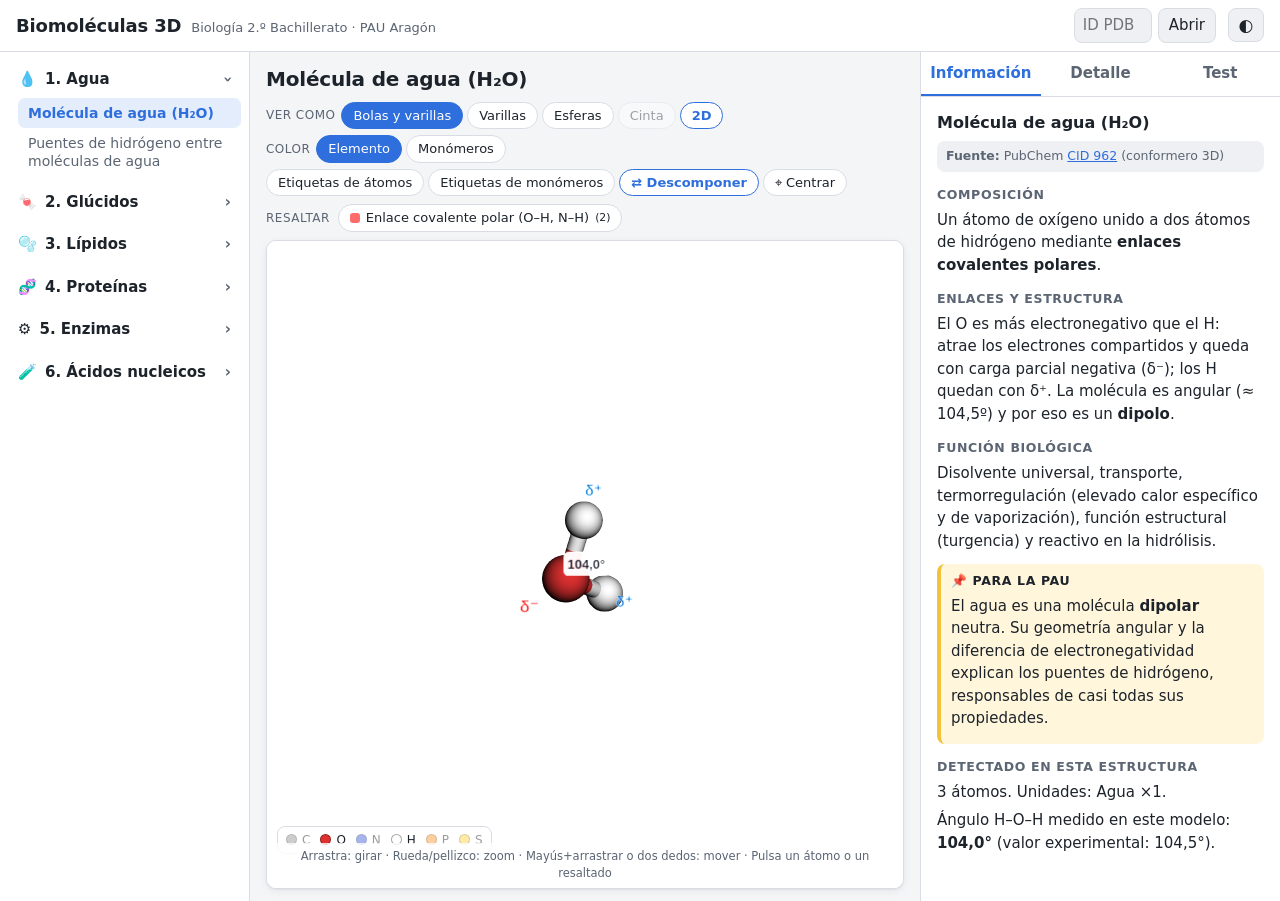
<file: fuente.html>
<!doctype html>
<html lang="es">
<head>
  <meta charset="utf-8">
  <meta name="viewport" content="width=device-width, initial-scale=1">
  <title>Biomoléculas 3D</title>
  <meta name="description" content="Explora en 3D la estructura de las biomoléculas de Biología de 2.º de Bachillerato: monómeros, enlaces y estructura espacial.">
  <link rel="stylesheet" href="css/estilos.css">
</head>
<body>
  <header class="cabecera">
    <button class="btn-icono solo-movil" id="btnMenu" aria-label="Abrir el menú de moléculas">☰</button>
    <div class="marca">
      <h1>Biomoléculas 3D</h1>
      <span class="sub">Biología 2.º Bachillerato · PAU Aragón</span>
    </div>
    <form class="pdb-libre" id="formPDB" title="Cargar cualquier estructura de RCSB PDB por su código">
      <label for="inputPDB" class="oculto-visual">Código PDB</label>
      <input id="inputPDB" maxlength="4" placeholder="ID PDB" autocomplete="off" spellcheck="false">
      <button type="submit" class="btn">Abrir</button>
    </form>
    <button class="btn-icono" id="btnTema" aria-label="Cambiar entre modo claro y oscuro" title="Modo claro / oscuro">◐</button>
  </header>

  <div class="app">
    <!-- ======== MENÚ LATERAL ======== -->
    <nav class="menu" id="menu" aria-label="Bloques y moléculas"></nav>
    <div class="velo" id="velo"></div>

    <!-- ======== ZONA CENTRAL: VISOR ======== -->
    <main class="centro">
      <div class="titulo-mol">
        <h2 id="tituloMol">…</h2>
        <div class="variantes" id="variantes"></div>
      </div>

      <div class="barra" id="barra">
        <div class="grupo-barra" role="group" aria-label="Representación">
          <span class="etq">Ver como</span>
          <button class="chip" data-rep="bolas">Bolas y varillas</button>
          <button class="chip" data-rep="varillas">Varillas</button>
          <button class="chip" data-rep="esferas">Esferas</button>
          <button class="chip" data-rep="cartoon">Cinta</button>
          <button class="chip destacado" data-rep="2d" title="Fórmula en 2D: símbolos de los elementos y rayas para los enlaces">2D</button>
        </div>
        <div class="grupo-barra" role="group" aria-label="Color">
          <span class="etq">Color</span>
          <button class="chip" data-color="elemento">Elemento</button>
          <button class="chip" data-color="monomero">Monómeros</button>
          <button class="chip" data-color="cadena" data-solo-macro>Cadenas</button>
          <button class="chip" data-color="ss" data-solo-macro>Estr. secundaria</button>
        </div>
        <div class="grupo-barra" role="group" aria-label="Etiquetas y modos">
          <button class="chip" id="btnEtqAtomos">Etiquetas de átomos</button>
          <button class="chip" id="btnEtqRes">Etiquetas de monómeros</button>
          <select id="selVista" class="selector" aria-label="Vista"></select>
          <button class="chip" id="btnGuia" hidden title="Línea que une los centros de las glucosas: muestra si la cadena es helicoidal o lineal">〰 Forma de la cadena</button>
          <button class="chip destacado" id="btnDescomponer">⇄ Descomponer</button>
          <button class="chip" id="btnCentrar" title="Centrar la molécula">⌖ Centrar</button>
        </div>
      </div>

      <div class="resaltar" id="resaltar" aria-label="Resaltar grupos y enlaces"></div>

      <div class="barra-cicl" id="barraCicl" hidden>
        <button class="btn primario" id="btnCiclar">▶ Ciclar</button>
        <button class="btn" id="btnAbrirCadena">⟲ Cadena abierta</button>
        <input type="range" id="rangoCicl" min="0" max="50" value="0" aria-label="Progreso de la ciclación">
        <div class="paso" id="pasoCicl"></div>
      </div>

      <div class="visor-caja">
        <div id="visor" class="visor" aria-label="Visor 3D: arrastra para girar, rueda o pellizco para zoom"></div>
        <div id="esquema" class="esquema" hidden></div>
        <div id="vista2d" class="vista2d" hidden>
          <div class="interruptor2d" id="interruptor2d" role="group" aria-label="Tipo de vista 2D">
            <button data-v2="real" class="activo" title="Fórmula calculada a partir de la estructura real">Real</button>
            <button data-v2="estudio" title="Forma simplificada de los libros y la PAU">Estudio</button>
          </div>
          <div class="v2d-modos" id="modos2d"></div>
          <div id="cont2d" style="flex:1;min-height:0;display:flex;flex-direction:column;position:relative"></div>
          <div id="contEstudio" class="cont-estudio" hidden></div>
        </div>
        <div class="leyenda" id="leyenda"></div>
        <div class="aviso" id="aviso" hidden></div>
        <div class="cargando" id="cargando" hidden>Cargando estructura…</div>
        <div class="ayuda-visor">Arrastra: girar · Rueda/pellizco: zoom · Mayús+arrastrar o dos dedos: mover · Pulsa un átomo o un resaltado</div>
      </div>
      <div class="secuencia" id="secuencia" hidden></div>
    </main>

    <!-- ======== PANEL DERECHO ======== -->
    <aside class="panel">
      <div class="pestanas" role="tablist">
        <button role="tab" class="pestana activa" data-tab="info">Información</button>
        <button role="tab" class="pestana" data-tab="detalle">Detalle</button>
        <button role="tab" class="pestana" data-tab="test">Test</button>
      </div>
      <section class="tab-contenido" id="tab-info"></section>
      <section class="tab-contenido" id="tab-detalle" hidden></section>
      <section class="tab-contenido" id="tab-test" hidden></section>
    </aside>
  </div>

  <!-- 3Dmol.js: copia local (funciona sin internet); si falta, se usa el CDN -->
  <script src="lib/3Dmol-min.js"></script>
  <script>
    if (!window.$3Dmol) document.write('<script src="https://cdnjs.cloudflare.com/ajax/libs/3Dmol/2.5.5/3Dmol-min.js"><\/script>');
  </script>
  <script src="js/moleculas.js"></script>
  <script src="js/analisis.js"></script>
  <script src="js/esquema-enzima.js"></script>
  <script src="js/vista2d.js"></script>
  <script src="js/estudio.js"></script>
  <script src="js/vista-estudio.js"></script>
  <script src="js/app.js"></script>
</body>
</html>
</file>
<file: css/estilos.css>
/* =====================================================================
   estilos.css — Biomoléculas 3D
   Colores definidos como variables; el modo oscuro las redefine.
   ===================================================================== */
:root {
  --fondo: #f4f5f7;
  --superficie: #ffffff;
  --superficie-2: #eef0f3;
  --borde: #d9dde3;
  --texto: #1d232b;
  --texto-suave: #5b6573;
  --acento: #2f6fdd;
  --acento-suave: #e4edfc;
  --exito: #2b8a3e;
  --exito-suave: #e6f4ea;
  --error: #c92a2a;
  --error-suave: #fdecec;
  --pau: #fff6db;
  --pau-borde: #f0c33c;
  --visor: #ffffff;
  --sombra: 0 1px 2px rgba(20, 30, 50, .06), 0 2px 8px rgba(20, 30, 50, .06);
  --radio: 10px;
  color-scheme: light;
}
@media (prefers-color-scheme: dark) {
  :root:not([data-theme="light"]) {
    --fondo: #12161c; --superficie: #1b2129; --superficie-2: #232a34; --borde: #333c48;
    --texto: #e7ebf0; --texto-suave: #9aa5b4; --acento: #6ea0ff; --acento-suave: #1f2c44;
    --exito: #69db7c; --exito-suave: #1c3324; --error: #ff8787; --error-suave: #3a1f22;
    --pau: #352d14; --pau-borde: #b8901f; --visor: #161b22; color-scheme: dark;
  }
}
:root[data-theme="dark"] {
  --fondo: #12161c; --superficie: #1b2129; --superficie-2: #232a34; --borde: #333c48;
  --texto: #e7ebf0; --texto-suave: #9aa5b4; --acento: #6ea0ff; --acento-suave: #1f2c44;
  --exito: #69db7c; --exito-suave: #1c3324; --error: #ff8787; --error-suave: #3a1f22;
  --pau: #352d14; --pau-borde: #b8901f; --visor: #161b22; color-scheme: dark;
}

* { box-sizing: border-box; }
[hidden] { display: none !important; }
html, body { margin: 0; height: 100%; }
body {
  background: var(--fondo); color: var(--texto);
  font: 15px/1.5 system-ui, -apple-system, "Segoe UI", Roboto, "Helvetica Neue", Arial, sans-serif;
}
button, input, select { font: inherit; color: inherit; }
.oculto-visual { position: absolute; width: 1px; height: 1px; overflow: hidden; clip: rect(0 0 0 0); }

/* ---------- Cabecera ---------- */
.cabecera {
  display: flex; align-items: center; gap: 12px; padding: 8px 16px;
  background: var(--superficie); border-bottom: 1px solid var(--borde); position: sticky; top: 0; z-index: 30;
}
.marca { display: flex; align-items: baseline; gap: 10px; flex-wrap: wrap; flex: 1; min-width: 0; }
.marca h1 { font-size: 18px; margin: 0; letter-spacing: -.01em; }
.marca .sub { color: var(--texto-suave); font-size: 13px; }
.pdb-libre { display: flex; gap: 6px; }
.pdb-libre input {
  width: 78px; padding: 5px 8px; border: 1px solid var(--borde); border-radius: 8px; background: var(--superficie-2);
  text-transform: uppercase;
}
.btn, .btn-icono {
  border: 1px solid var(--borde); background: var(--superficie-2); border-radius: 8px; padding: 5px 10px; cursor: pointer;
}
.btn:hover, .btn-icono:hover { border-color: var(--acento); }
.btn-icono { width: 36px; height: 34px; padding: 0; font-size: 17px; }
.btn.primario { background: var(--acento); color: #fff; border-color: var(--acento); }
.solo-movil { display: none; }
.velo { display: none; }

/* ---------- Estructura general ---------- */
.app {
  display: grid; grid-template-columns: 250px minmax(0, 1fr) 360px; gap: 0;
  height: calc(100vh - 51px);
}
.menu {
  overflow-y: auto; background: var(--superficie); border-right: 1px solid var(--borde); padding: 8px 8px 24px;
}
.bloque-menu { margin-bottom: 4px; }
.bloque-menu > button {
  width: 100%; text-align: left; border: 0; background: none; padding: 8px 10px; border-radius: 8px;
  font-weight: 650; display: flex; gap: 8px; align-items: center; cursor: pointer;
}
.bloque-menu > button:hover { background: var(--superficie-2); }
.bloque-menu > button .flecha { margin-left: auto; color: var(--texto-suave); transition: transform .15s; }
.bloque-menu.abierto > button .flecha { transform: rotate(90deg); }
.bloque-menu ul { list-style: none; margin: 0 0 6px; padding: 0 0 0 10px; display: none; }
.bloque-menu.abierto ul { display: block; }
.bloque-menu li button {
  width: 100%; text-align: left; border: 0; background: none; padding: 6px 10px; border-radius: 7px; cursor: pointer;
  color: var(--texto-suave); font-size: 14px; line-height: 1.3;
}
.bloque-menu li button:hover { background: var(--superficie-2); color: var(--texto); }
.bloque-menu li button.activa { background: var(--acento-suave); color: var(--acento); font-weight: 600; }

.centro { display: flex; flex-direction: column; min-width: 0; padding: 12px 16px; gap: 8px; overflow-y: auto; }
.titulo-mol { display: flex; flex-wrap: wrap; align-items: center; gap: 8px 14px; }
.titulo-mol h2 { margin: 0; font-size: 20px; letter-spacing: -.01em; }
.variantes { display: flex; flex-wrap: wrap; gap: 6px; }

.barra { display: flex; flex-wrap: wrap; gap: 6px 16px; align-items: center; }
.grupo-barra { display: flex; flex-wrap: wrap; gap: 4px; align-items: center; }
.etq { font-size: 12px; color: var(--texto-suave); text-transform: uppercase; letter-spacing: .04em; margin-right: 2px; }
.chip {
  border: 1px solid var(--borde); background: var(--superficie); border-radius: 999px; padding: 3px 11px;
  font-size: 13px; cursor: pointer; white-space: nowrap;
}
.chip:hover:not(:disabled) { border-color: var(--acento); }
.chip.activo { background: var(--acento); border-color: var(--acento); color: #fff; }
.chip:disabled { opacity: .4; cursor: not-allowed; }
.chip.destacado { border-color: var(--acento); color: var(--acento); font-weight: 600; }
.chip.destacado.activo { color: #fff; }
.selector { border: 1px solid var(--borde); background: var(--superficie); border-radius: 999px; padding: 3px 10px; font-size: 13px; }

.resaltar { display: flex; flex-wrap: wrap; gap: 4px 6px; align-items: center; min-height: 28px; }
.resaltar .chip { display: inline-flex; align-items: center; gap: 6px; }
.resaltar .muestra { width: 10px; height: 10px; border-radius: 3px; display: inline-block; }
.resaltar .chip.activo { background: var(--superficie-2); color: var(--texto); border-width: 2px; padding: 2px 10px; }

.visor-caja {
  position: relative; flex: 1; min-height: 420px; border-radius: var(--radio); overflow: hidden;
  border: 1px solid var(--borde); background: var(--visor); box-shadow: var(--sombra);
}
.visor { position: absolute; inset: 0; }
.esquema { position: absolute; inset: 0; overflow: auto; background: var(--visor); }
.leyenda {
  position: absolute; left: 10px; bottom: 34px; display: flex; flex-direction: column; gap: 4px; pointer-events: none;
  font-size: 12px; max-width: calc(100% - 20px);
}
.leyenda .fila { display: flex; flex-wrap: wrap; gap: 4px 10px; background: color-mix(in srgb, var(--superficie) 88%, transparent); padding: 4px 8px; border-radius: 8px; border: 1px solid var(--borde); width: fit-content; }
.leyenda .item { display: inline-flex; align-items: center; gap: 5px; }
.leyenda .punto { width: 11px; height: 11px; border-radius: 50%; border: 1px solid rgba(0,0,0,.35); display: inline-block; }
.leyenda .linea { width: 16px; height: 0; border-top: 3px solid; display: inline-block; }
.leyenda .linea.disc { border-top-style: dashed; }
.ayuda-visor {
  position: absolute; left: 0; right: 0; bottom: 0; font-size: 11.5px; color: var(--texto-suave); text-align: center;
  padding: 5px 8px; background: color-mix(in srgb, var(--superficie) 80%, transparent); pointer-events: none;
}
.aviso {
  position: absolute; top: 10px; left: 10px; right: 10px; padding: 10px 12px; border-radius: 8px; z-index: 5;
  background: var(--error-suave); border: 1px solid var(--error); color: var(--texto); font-size: 14px;
}
.aviso.info { background: var(--acento-suave); border-color: var(--acento); }
.cargando {
  position: absolute; inset: 0; display: grid; place-items: center; background: color-mix(in srgb, var(--visor) 70%, transparent);
  font-weight: 600; color: var(--texto-suave); z-index: 4;
}

.secuencia {
  max-height: 150px; overflow-y: auto; flex: none;
  background: var(--superficie); border: 1px solid var(--borde); border-radius: var(--radio); padding: 8px 10px; font-size: 13px;
}
.secuencia h3 { margin: 0 0 4px; font-size: 13px; color: var(--texto-suave); font-weight: 600; }
.secuencia .cadena { display: flex; flex-wrap: wrap; gap: 1px; align-items: center; margin-bottom: 4px; font-family: ui-monospace, Menlo, Consolas, monospace; }
.secuencia .cadena b { margin-right: 6px; font-family: system-ui, sans-serif; font-size: 12px; color: var(--texto-suave); }
.secuencia .res {
  border: 0; background: var(--superficie-2); padding: 0 3px; border-radius: 3px; cursor: pointer; font-family: inherit; font-size: 12.5px; min-width: 16px;
}
.secuencia .res:hover, .secuencia .res.sel { background: var(--acento); color: #fff; }
.secuencia .res.h { box-shadow: inset 0 -2px #e64980; }
.secuencia .res.s { box-shadow: inset 0 -2px #fab005; }

/* ---------- Panel derecho ---------- */
.panel { background: var(--superficie); border-left: 1px solid var(--borde); display: flex; flex-direction: column; min-height: 0; }
.pestanas { display: flex; border-bottom: 1px solid var(--borde); }
.pestana {
  flex: 1; border: 0; background: none; padding: 10px 6px; cursor: pointer; color: var(--texto-suave); font-weight: 600;
  border-bottom: 2px solid transparent;
}
.pestana.activa { color: var(--acento); border-bottom-color: var(--acento); }
.pestana .badge { background: var(--acento); color: #fff; border-radius: 999px; font-size: 11px; padding: 0 6px; margin-left: 4px; }
.tab-contenido { padding: 14px 16px 28px; overflow-y: auto; flex: 1; }
.tab-contenido h3 { font-size: 16px; margin: 0 0 6px; }
.tab-contenido h4 { font-size: 12.5px; text-transform: uppercase; letter-spacing: .05em; color: var(--texto-suave); margin: 14px 0 4px; }
.tab-contenido p { margin: 0 0 6px; }
.fuente { font-size: 12.5px; color: var(--texto-suave); background: var(--superficie-2); border-radius: 8px; padding: 6px 9px; margin: 4px 0 8px; }
.fuente a { color: var(--acento); }
.caja-pau { background: var(--pau); border-left: 4px solid var(--pau-borde); border-radius: 8px; padding: 8px 10px; margin-top: 12px; }
.caja-pau h4 { margin-top: 0; color: inherit; }
.vacio { color: var(--texto-suave); }
.ficha-detalle { border-left: 5px solid var(--acento); padding-left: 10px; }
.ficha-detalle dl { margin: 6px 0; }
.ficha-detalle dt { font-weight: 650; margin-top: 8px; font-size: 13.5px; }
.ficha-detalle dd { margin: 2px 0 0; }
.lista-monomeros { display: flex; flex-direction: column; gap: 4px; margin-top: 6px; }
.lista-monomeros .m { display: flex; gap: 8px; align-items: center; font-size: 13.5px; }
.lista-monomeros .m .punto { width: 12px; height: 12px; border-radius: 3px; flex: none; }

/* ---------- Test ---------- */
.test-cab { display: flex; justify-content: space-between; align-items: center; gap: 8px; margin-bottom: 10px; flex-wrap: wrap; }
.marcador { font-weight: 700; }
.pregunta { font-weight: 650; font-size: 15.5px; margin: 6px 0 10px; }
.opciones { display: flex; flex-direction: column; gap: 6px; }
.opcion {
  text-align: left; border: 1px solid var(--borde); background: var(--superficie); padding: 8px 11px; border-radius: 8px; cursor: pointer;
}
.opcion:hover:not(:disabled) { border-color: var(--acento); }
.opcion.correcta { background: var(--exito-suave); border-color: var(--exito); }
.opcion.incorrecta { background: var(--error-suave); border-color: var(--error); }
.opcion:disabled { cursor: default; }
.feedback { margin-top: 10px; padding: 9px 11px; border-radius: 8px; }
.feedback.bien { background: var(--exito-suave); }
.feedback.mal { background: var(--error-suave); }
.feedback > b { display: block; margin-bottom: 2px; }

/* ---------- Responsive ---------- */
@media (max-width: 1100px) {
  .app { grid-template-columns: 220px minmax(0, 1fr); grid-template-rows: auto auto; height: auto; }
  .panel { grid-column: 1 / -1; border-left: 0; border-top: 1px solid var(--borde); }
  .menu { grid-row: 1; align-self: start; position: sticky; top: 51px; max-height: calc(100vh - 51px); }
  .visor-caja { flex: none; height: 62vh; min-height: 380px; }
  .tab-contenido { overflow: visible; }
}
@media (max-width: 760px) {
  .solo-movil { display: inline-block; }
  .marca .sub { display: none; }
  .cabecera { padding: 8px 12px; gap: 8px; }
  .app { display: block; }
  .menu {
    position: fixed; top: 51px; left: 0; bottom: 0; width: min(300px, 85vw); z-index: 40;
    transform: translateX(-100%); transition: transform .2s; box-shadow: var(--sombra);
  }
  .menu.abierto { transform: none; }
  .velo { position: fixed; inset: 51px 0 0 0; background: rgba(0,0,0,.35); z-index: 35; display: none; }
  .velo.visible { display: block; }
  .centro { padding: 10px 16px; overflow: visible; }
  .marca h1 { font-size: 16px; }
  .titulo-mol h2 { font-size: 18px; }
  /* controles en filas desplazables horizontalmente para no robar altura al visor */
  .barra { flex-direction: column; align-items: stretch; gap: 6px; }
  .grupo-barra, .resaltar, .variantes { flex-wrap: nowrap; overflow-x: auto; scrollbar-width: none; padding-bottom: 2px; }
  .grupo-barra::-webkit-scrollbar, .resaltar::-webkit-scrollbar, .variantes::-webkit-scrollbar { display: none; }
  .chip, .selector { flex: none; }
  .resaltar .etq, .grupo-barra .etq { flex: none; }
  .visor-caja { min-height: 0; }
  .visor-caja { min-height: 58vh; flex: none; height: 58vh; }
  .ayuda-visor { display: none; }
  .leyenda { bottom: 6px; left: 6px; flex-direction: row; flex-wrap: wrap; font-size: 10.5px; gap: 3px; opacity: .92; }
  .leyenda .fila { padding: 2px 6px; gap: 2px 7px; }
  .leyenda .punto { width: 9px; height: 9px; }
  .panel { border-top: 1px solid var(--borde); }
}

/* ---------- Esquema de enzima ---------- */
.esq { padding: 14px 16px 20px; max-width: 760px; margin: 0 auto; }
.esq-controles { display: flex; flex-wrap: wrap; gap: 8px 16px; justify-content: space-between; margin-bottom: 6px; }
.esq-svg { width: 100%; height: auto; display: block; }
.esq-svg .pulsable { cursor: pointer; }
.esq-etq { font-size: 17px; font-weight: 700; fill: var(--texto); }
.esq-etq-e { font-size: 15px; font-weight: 700; fill: #fff; letter-spacing: .1em; pointer-events: none; }
.esq-texto { background: var(--superficie-2); border-radius: 10px; padding: 10px 12px; min-height: 120px; }
.esq-texto h3 { margin: 0 0 4px; font-size: 16px; }
.esq-texto p { margin: 0 0 6px; }
.esq-modelo { font-size: 14px; color: var(--texto-suave); }
.esq-h4 { font-size: 12.5px; text-transform: uppercase; letter-spacing: .05em; color: var(--texto-suave); margin: 14px 0 2px; }
.esq-energia { width: 100%; height: auto; color: var(--texto-suave); }
.esq-eje { font-size: 13px; fill: var(--texto-suave); }

/* ---------- Vista 2D ---------- */
.vista2d { position: absolute; inset: 0; background: var(--visor); display: flex; flex-direction: column; }
.v2d-modos { display: flex; flex-wrap: wrap; gap: 4px; padding: 8px 10px 0; z-index: 2; }
.v2d-lienzo { flex: 1; min-height: 0; touch-action: none; cursor: grab; position: relative; }
.v2d-lienzo:active { cursor: grabbing; }
.v2d-svg { width: 100%; height: 100%; display: block; user-select: none; }
.v2d-at { font: 600 16px system-ui, -apple-system, "Segoe UI", Roboto, sans-serif; text-anchor: middle; dominant-baseline: central; }
.v2d-num { font: 600 11px system-ui, sans-serif; fill: var(--texto-suave); }
.v2d-titulo { font: 700 15px system-ui, sans-serif; fill: var(--texto); }
.v2d-pulsable { cursor: pointer; }
.v2d-botones { position: absolute; right: 10px; top: 4px; display: flex; flex-direction: column; gap: 4px; z-index: 2; }
.v2d-pie { font-size: 12.5px; color: var(--texto-suave); padding: 4px 56px 0 12px; }

/* ---------- Barra de ciclación ---------- */
.barra-cicl { display: flex; flex-wrap: wrap; align-items: center; gap: 8px 12px; background: var(--superficie); border: 1px solid var(--borde); border-radius: var(--radio); padding: 8px 12px; }
.barra-cicl input[type=range] { flex: 1; min-width: 140px; accent-color: var(--acento); }
.barra-cicl .paso { flex-basis: 100%; font-size: 14px; }

/* ---------- Interruptor Real / Estudio (vista 2D) ---------- */
.interruptor2d { display: inline-flex; border: 1px solid var(--borde); border-radius: 999px; overflow: hidden; margin: 8px 10px 0; align-self: flex-start; }
.interruptor2d button { border: 0; background: var(--superficie); padding: 4px 16px; font-size: 13px; font-weight: 600; cursor: pointer; color: var(--texto-suave); }
.interruptor2d button.activo { background: var(--acento); color: #fff; }
.interruptor2d button:disabled { opacity: .45; cursor: not-allowed; }
.v2d-sel text { fill: #e67700 !important; font-weight: 900 !important; }
.v2d-sel > rect:first-child { stroke: #f59f00; stroke-width: 2.5; }

/* ---------- Forma de estudio: mismos colores que el resto (tema claro u oscuro) ---------- */
:root { --est-trazo: #1d232b; --est-O: #c92a2a; --est-N: #1c4fd6; --est-P: #d9480f; --est-S: #a37200; }
@media (prefers-color-scheme: dark) {
  :root:not([data-theme="light"]) { --est-trazo: #e7ebf0; --est-O: #ff8787; --est-N: #8fb3ff; --est-P: #ffa94d; --est-S: #ffd43b; }
}
:root[data-theme="dark"] { --est-trazo: #e7ebf0; --est-O: #ff8787; --est-N: #8fb3ff; --est-P: #ffa94d; --est-S: #ffd43b; }
.cont-estudio { flex: 1; min-height: 0; display: flex; flex-direction: column; position: relative; background: var(--visor); color: var(--texto); margin-top: 6px; }
.est-barra { display: flex; flex-wrap: wrap; gap: 6px; align-items: center; padding: 6px 56px 4px 10px; font-size: 12.5px; color: var(--texto-suave); }
.est-lienzo { flex: 1; min-height: 0; touch-action: none; cursor: grab; background: var(--visor); }
.est-svg { width: 100%; height: 100%; display: block; user-select: none; }
.est-zoom { top: 6px; }
.est-svg text { font: 600 17px "Helvetica Neue", Arial, system-ui, sans-serif; text-anchor: middle; dominant-baseline: central; }
.est-enlace line { stroke: var(--est-trazo); stroke-width: 2; stroke-linecap: round; }
.est-enlace line.est-diana, .est-hb line.est-diana { stroke: transparent; stroke-width: 14; }
.est-enlace, .est-hb, .est-atomo, .est-tag { cursor: pointer; }
.est-enlace:hover line:not(.est-diana) { stroke: var(--acento); }
.est-caja { fill: none; stroke-width: 2; stroke-dasharray: 6 3; }
.est-tag text { font: 700 12px system-ui, sans-serif !important; }
.est-nota { font: italic 500 14px system-ui, sans-serif !important; fill: var(--texto-suave); }
.est-aviso { padding: 16px; color: var(--error); font-size: 14px; }

.oculto-medible { visibility: hidden; position: absolute !important; inset: 0; pointer-events: none; }
</file>
